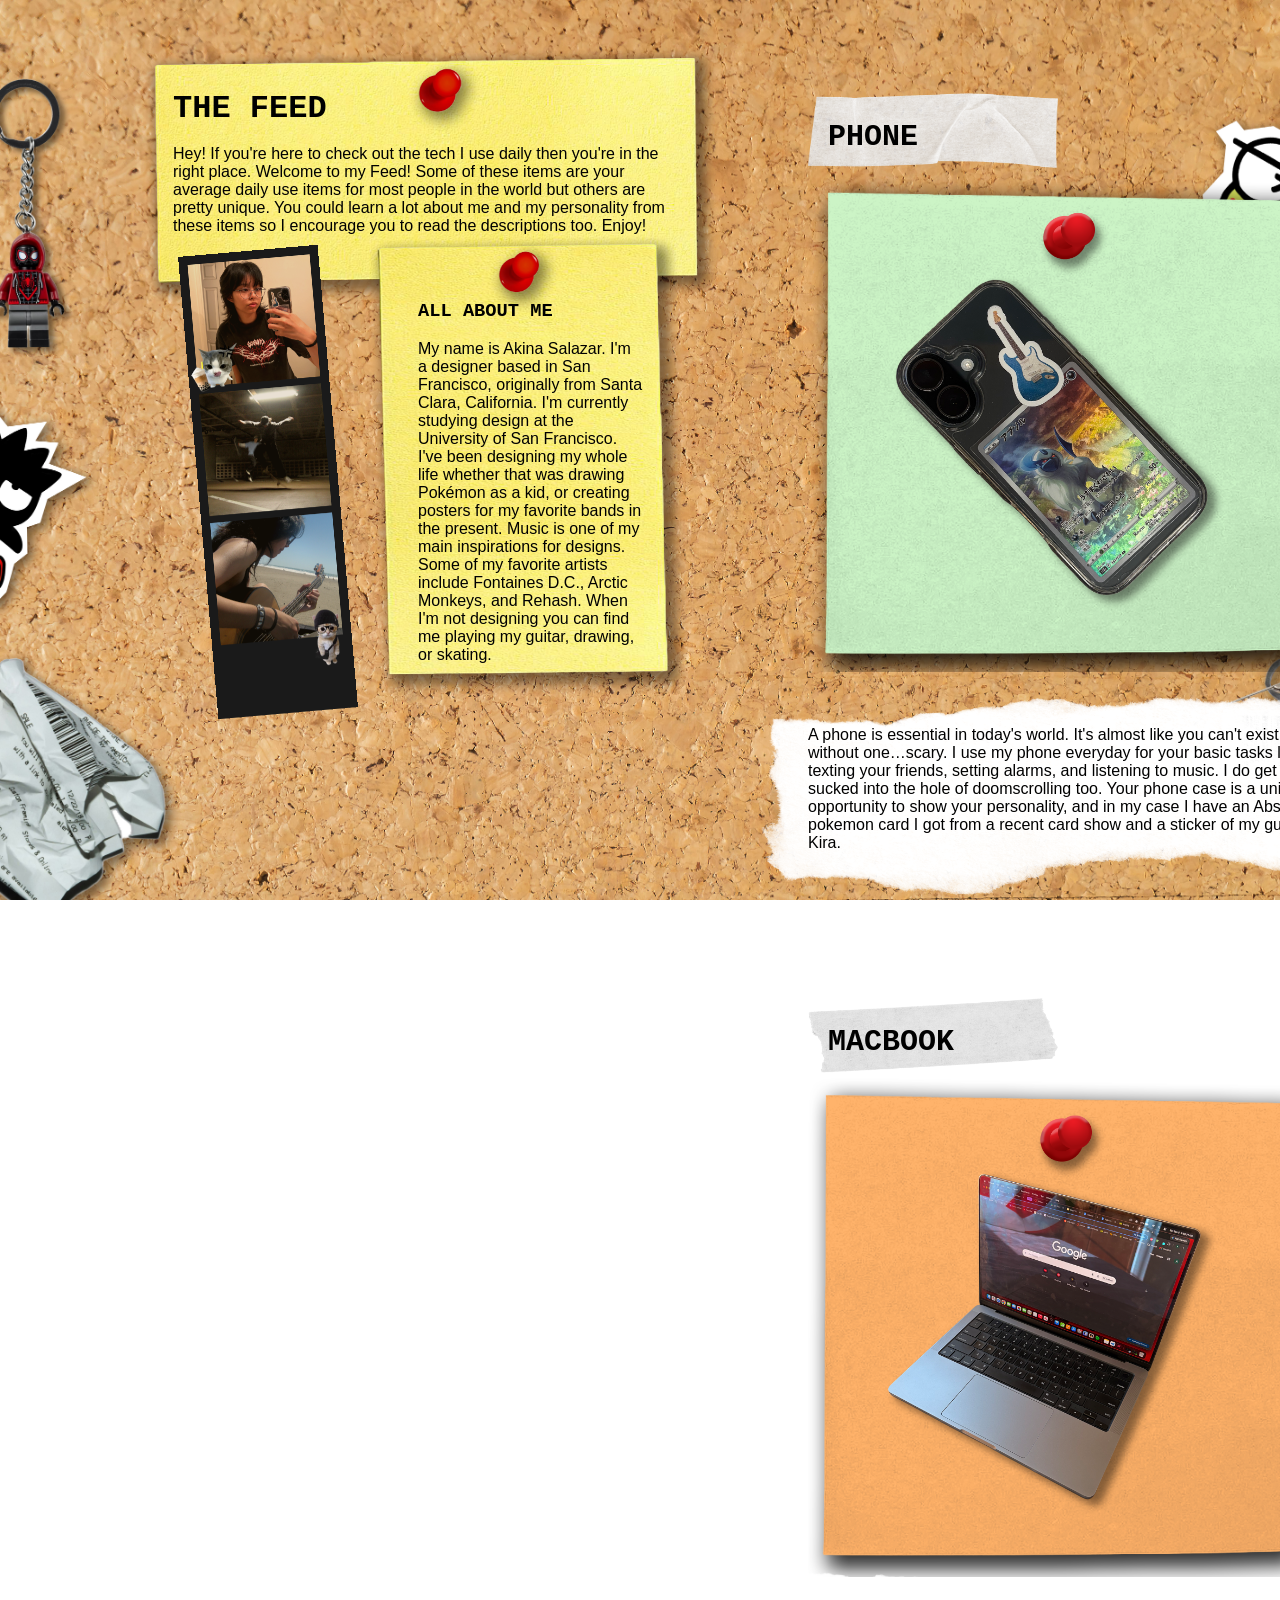
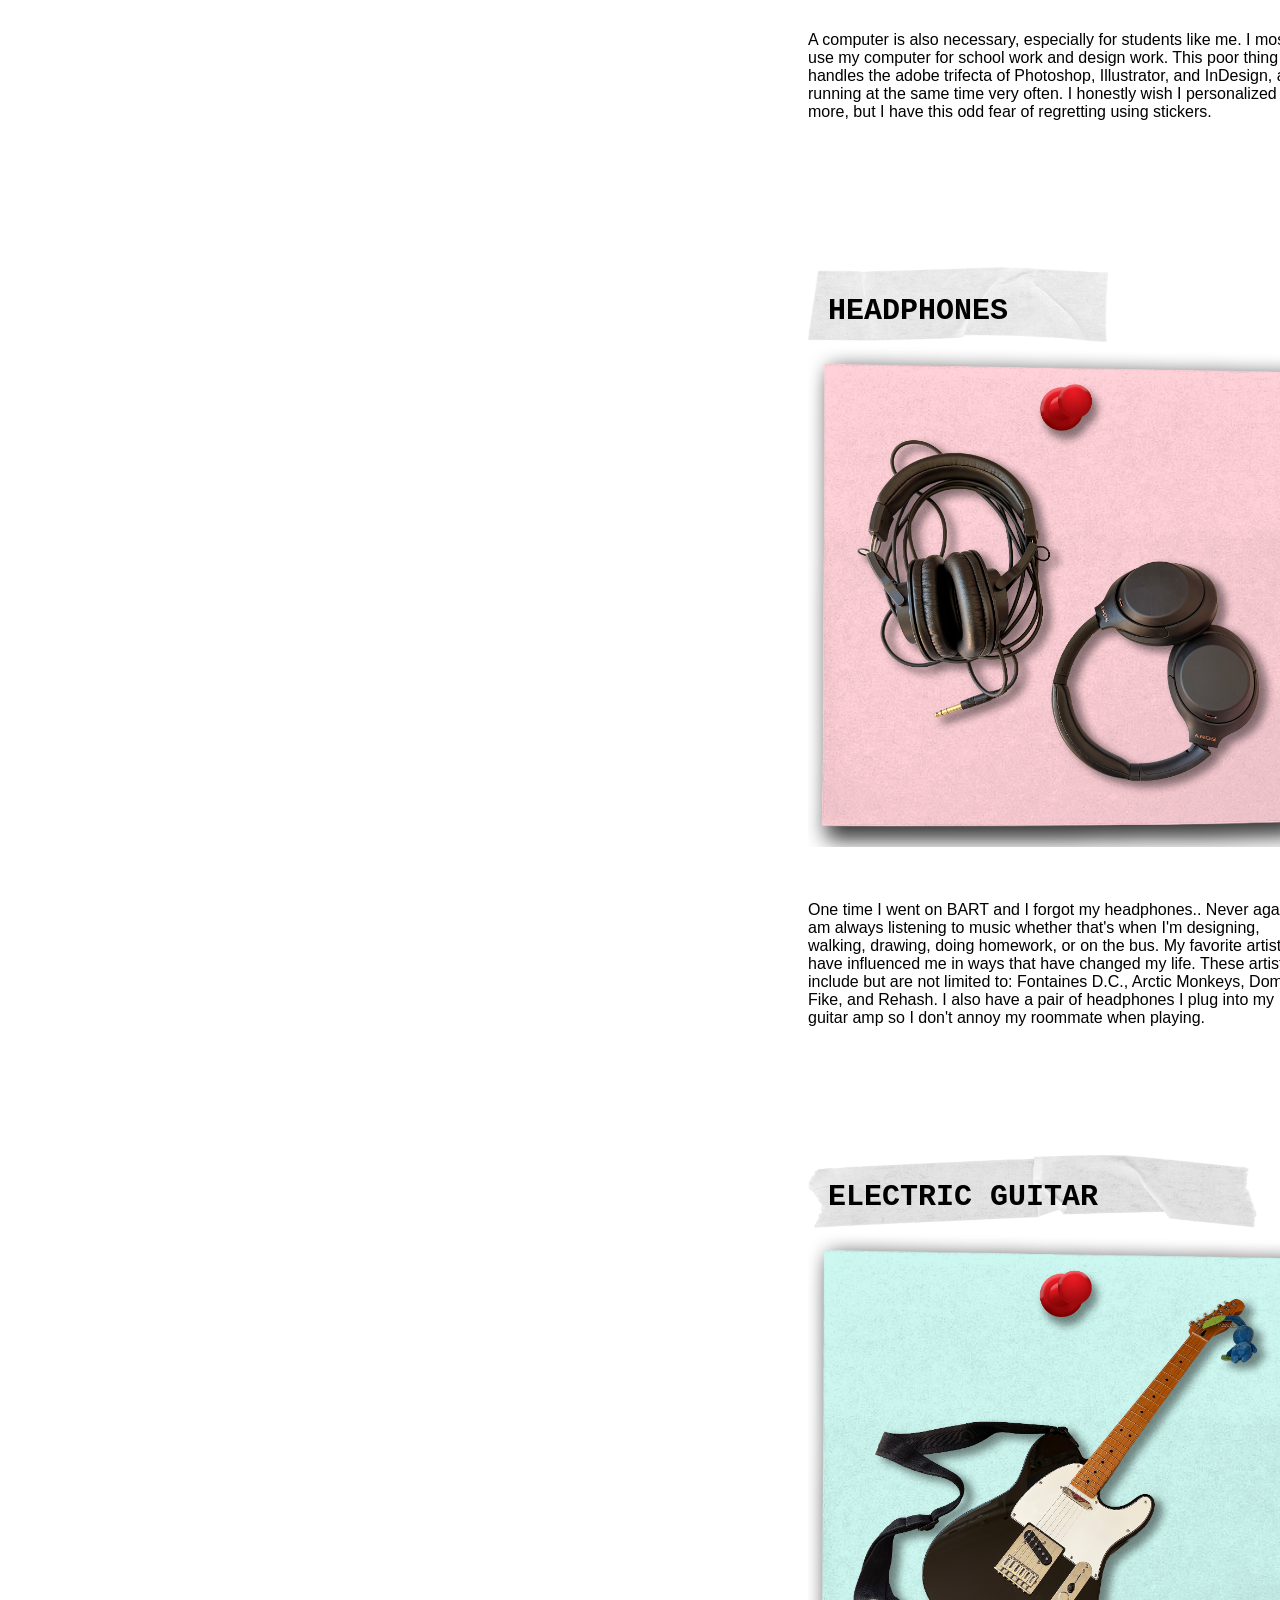
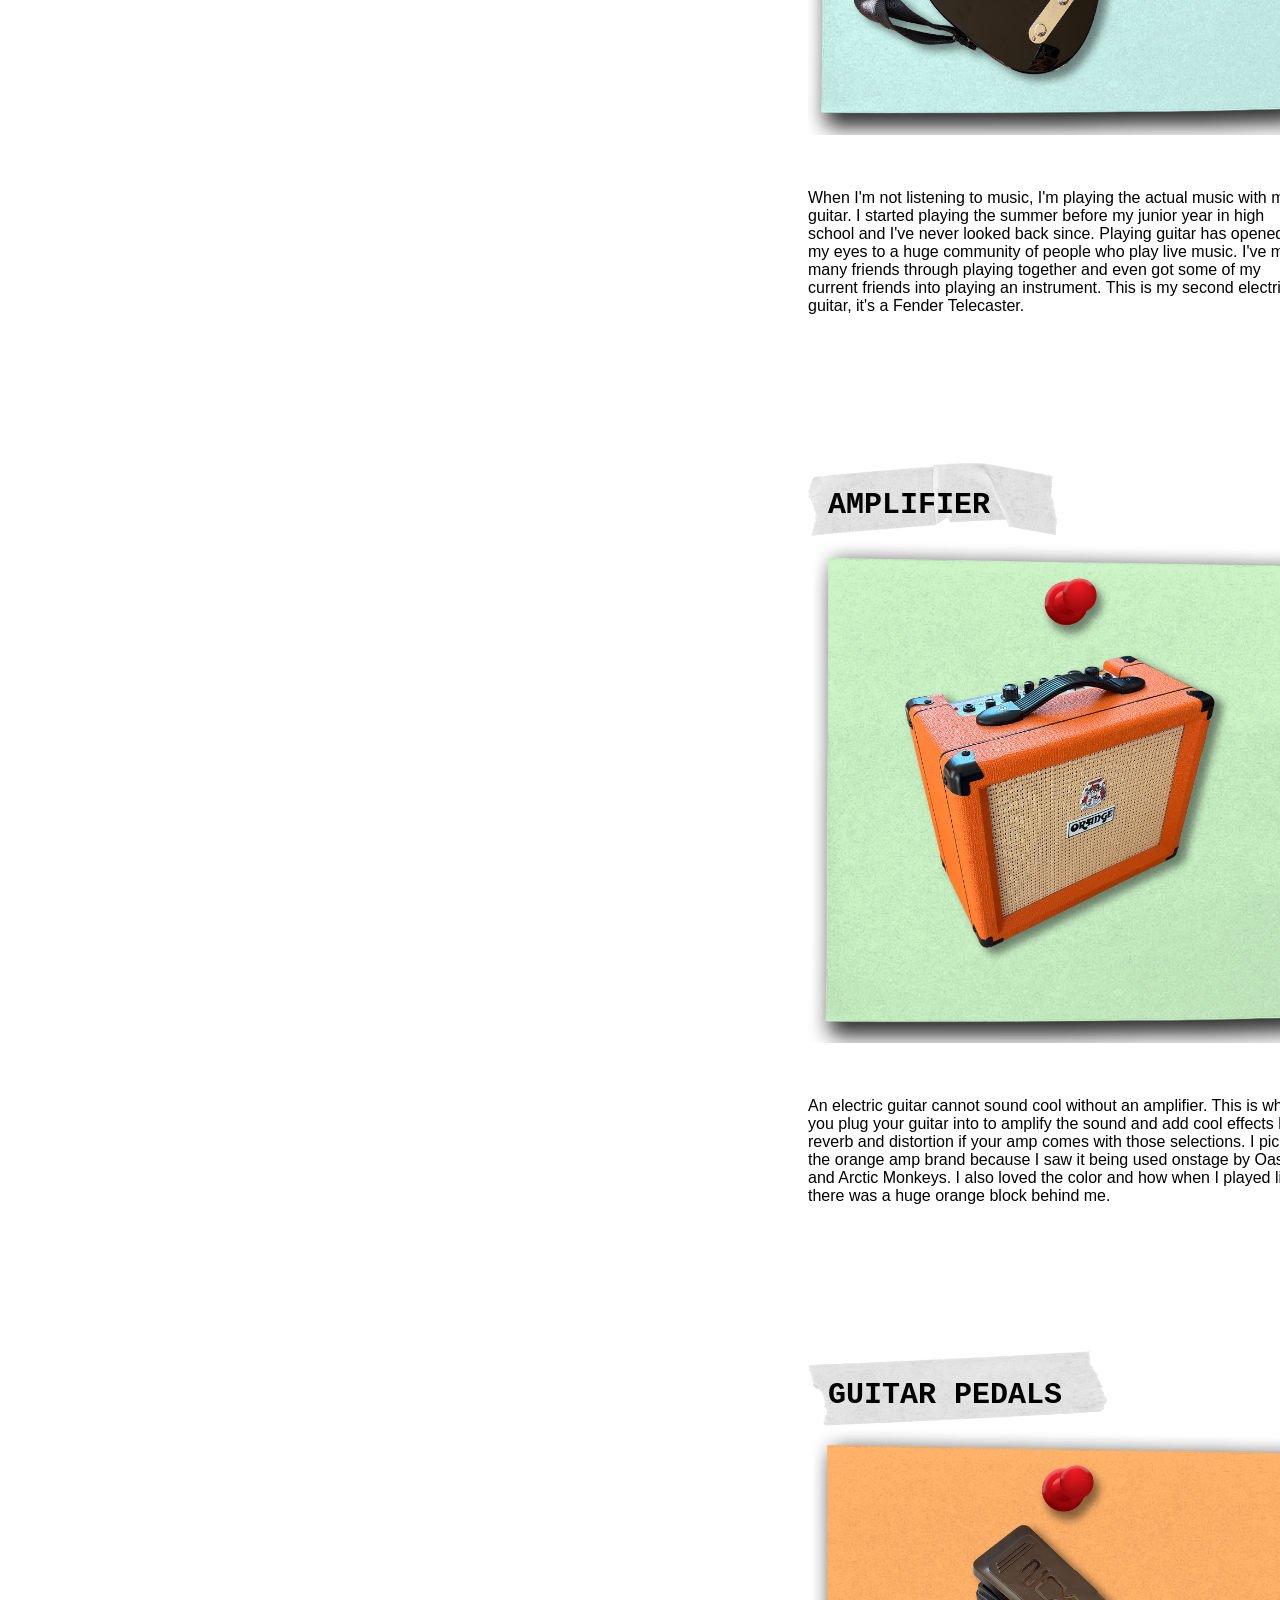
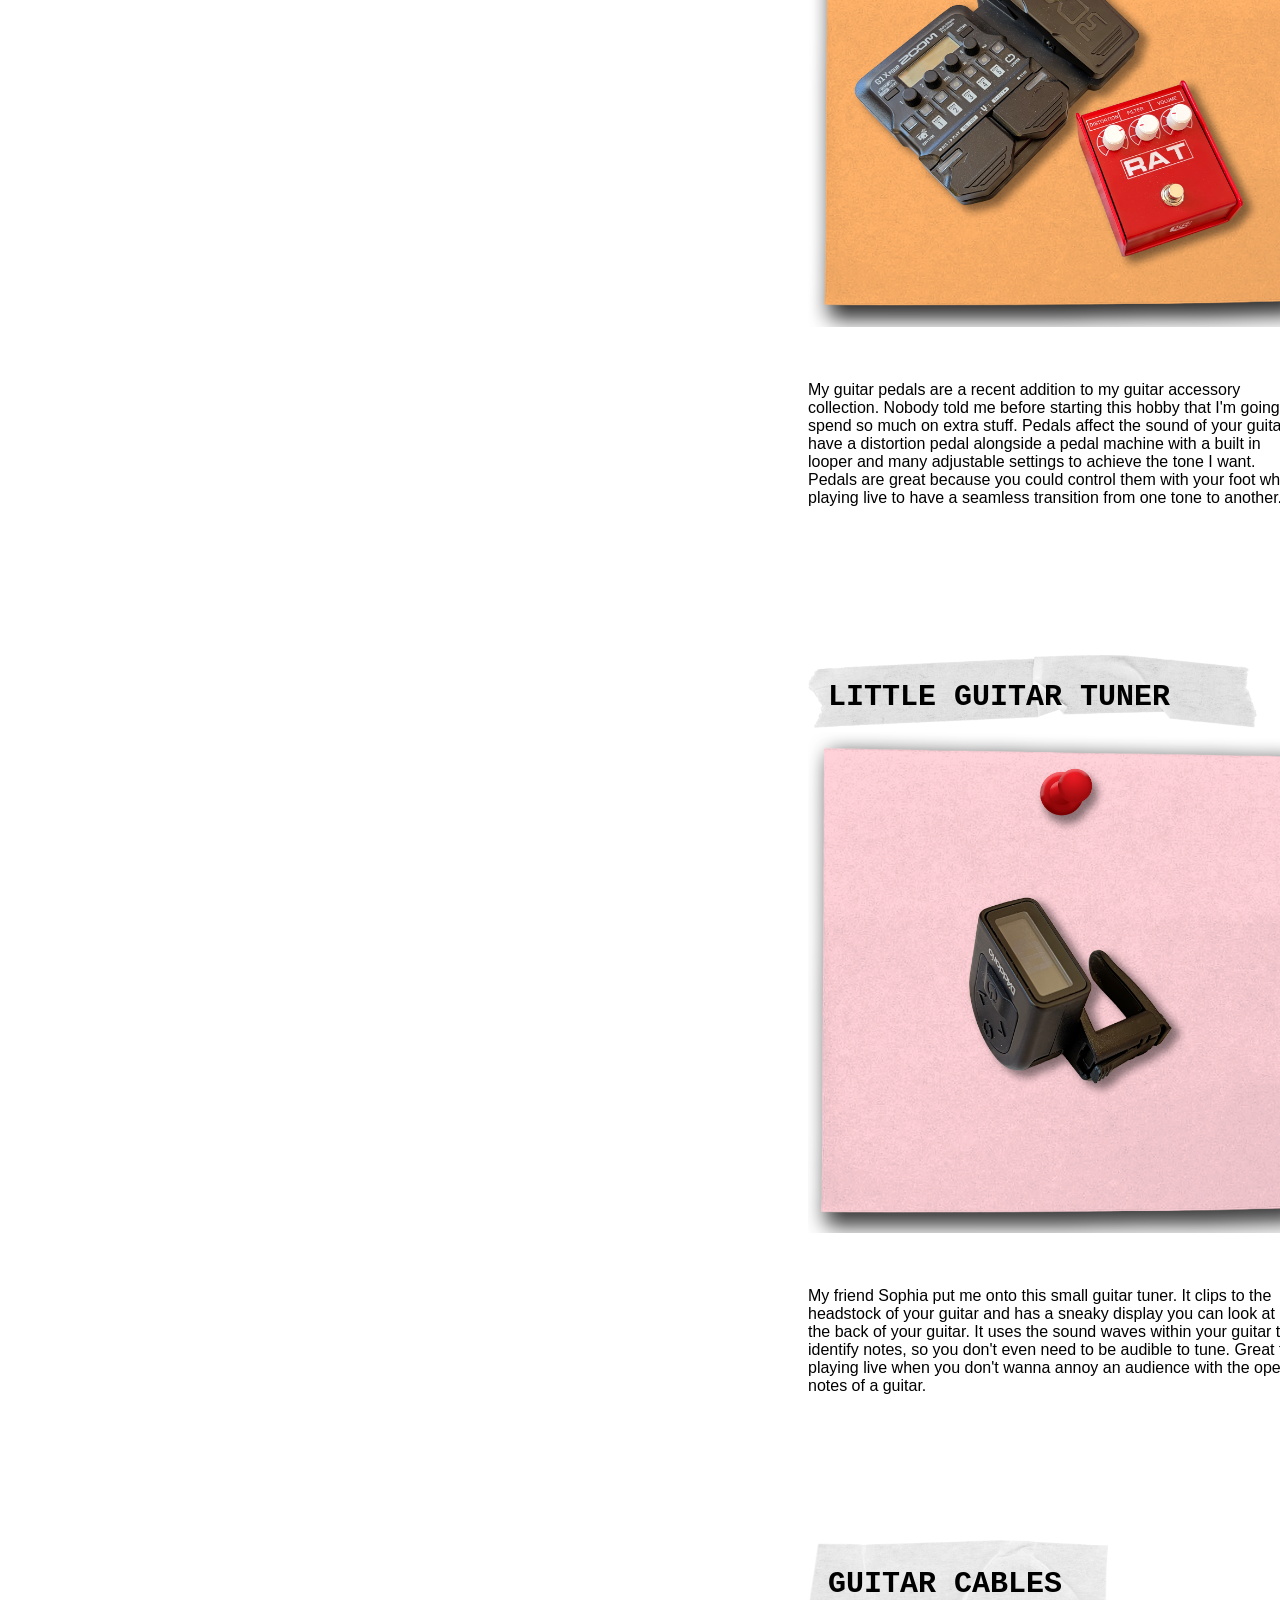
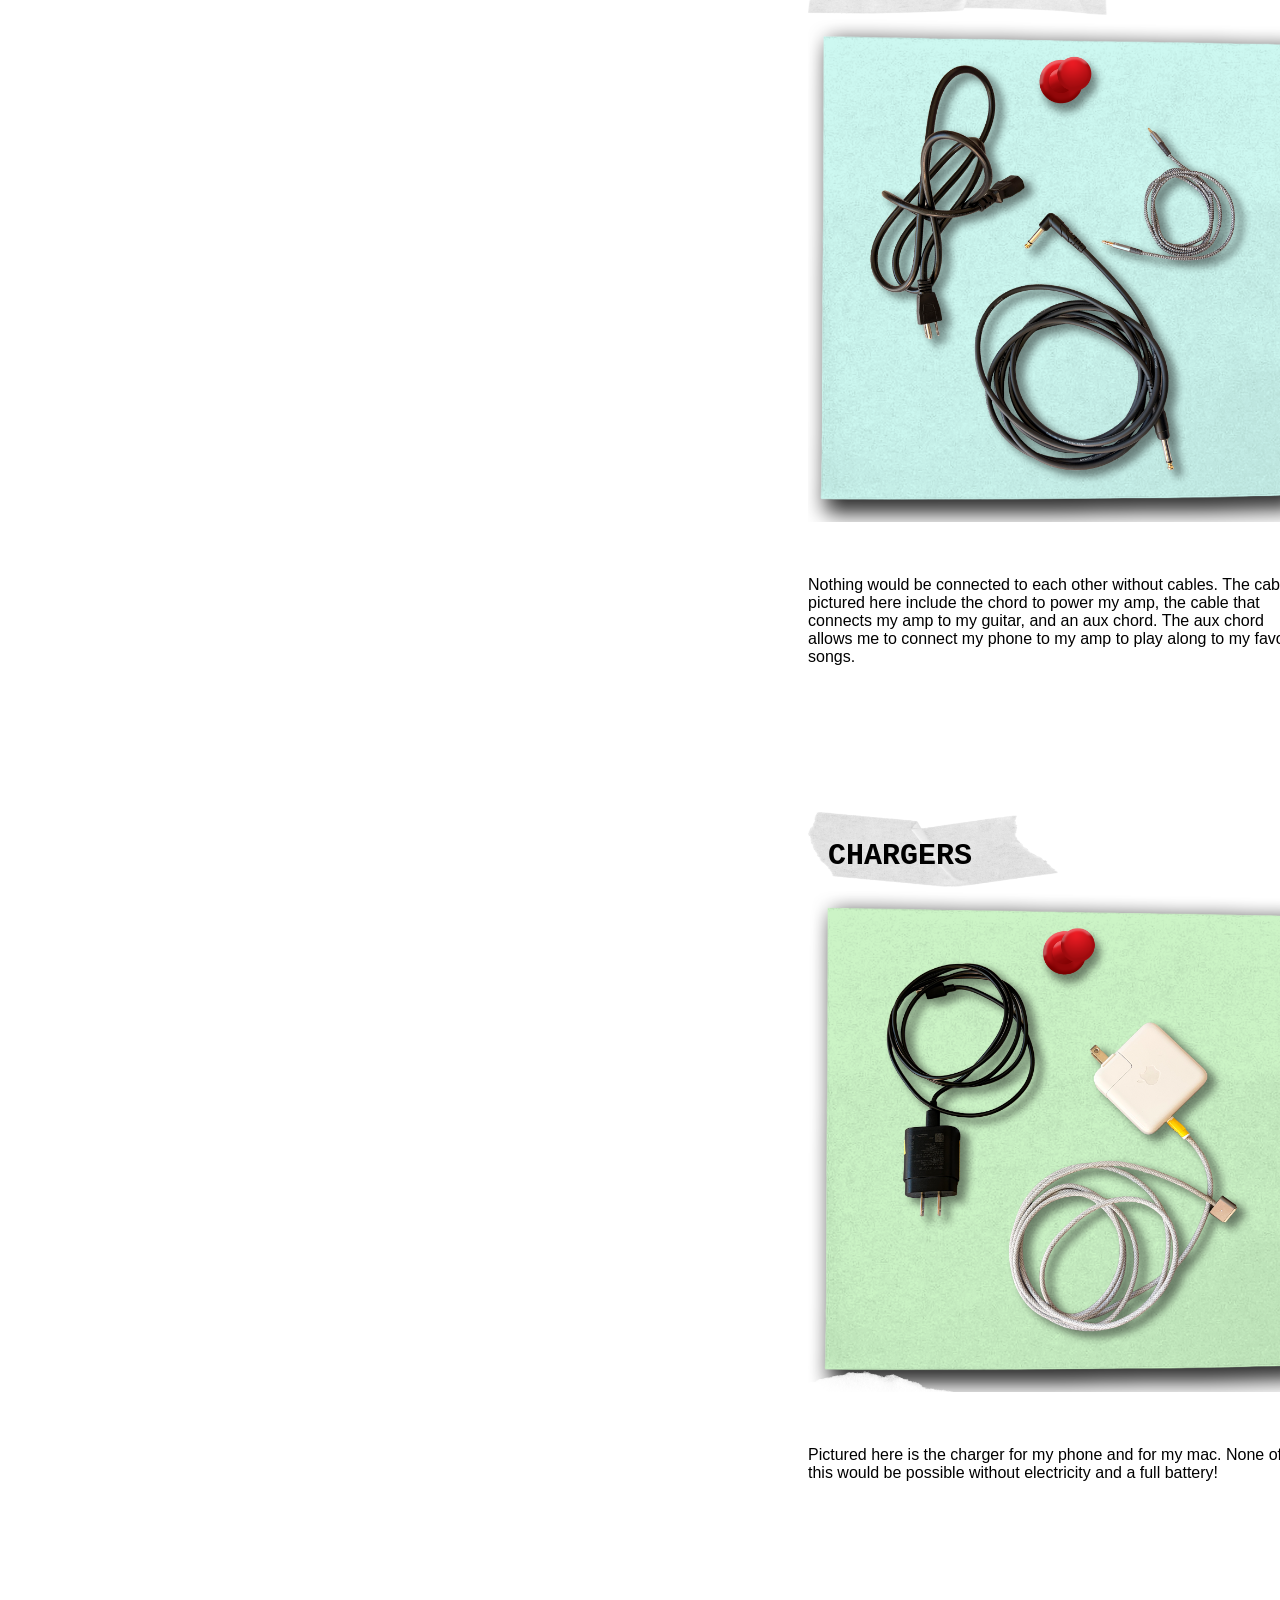
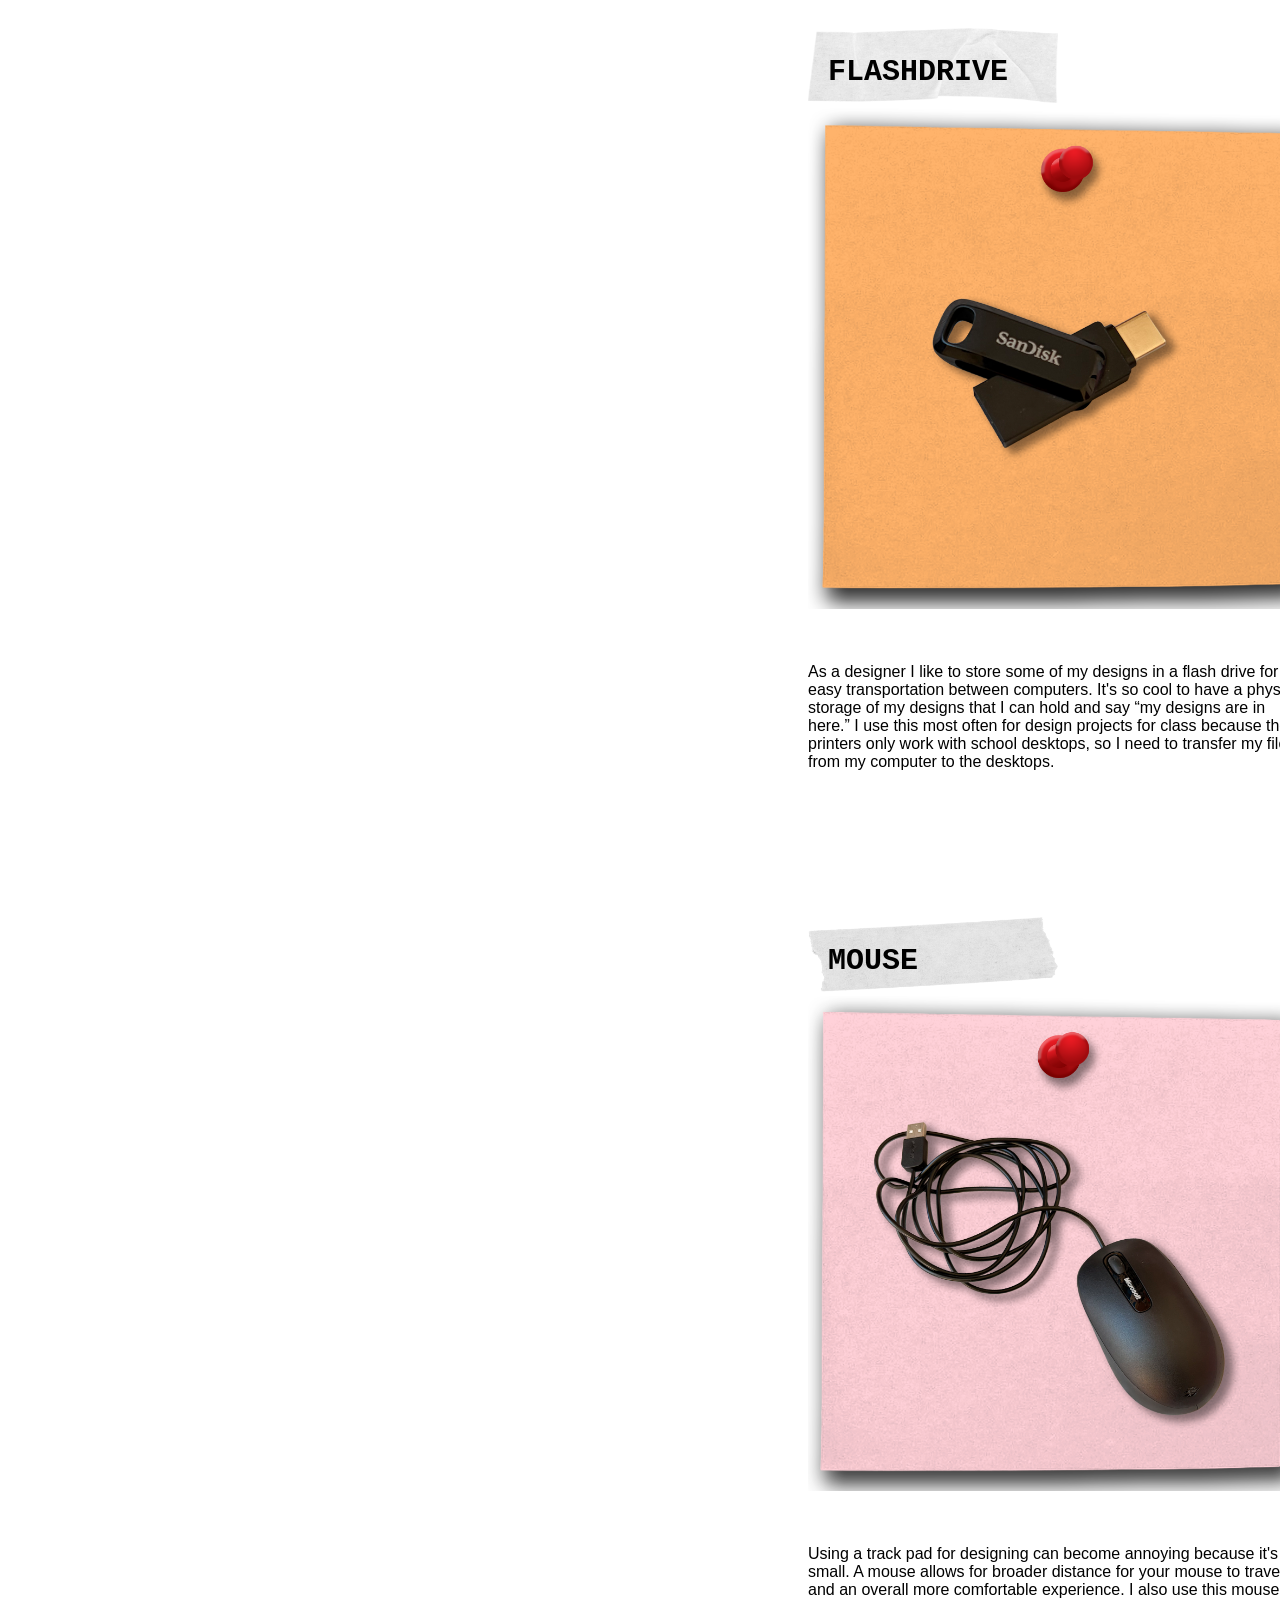
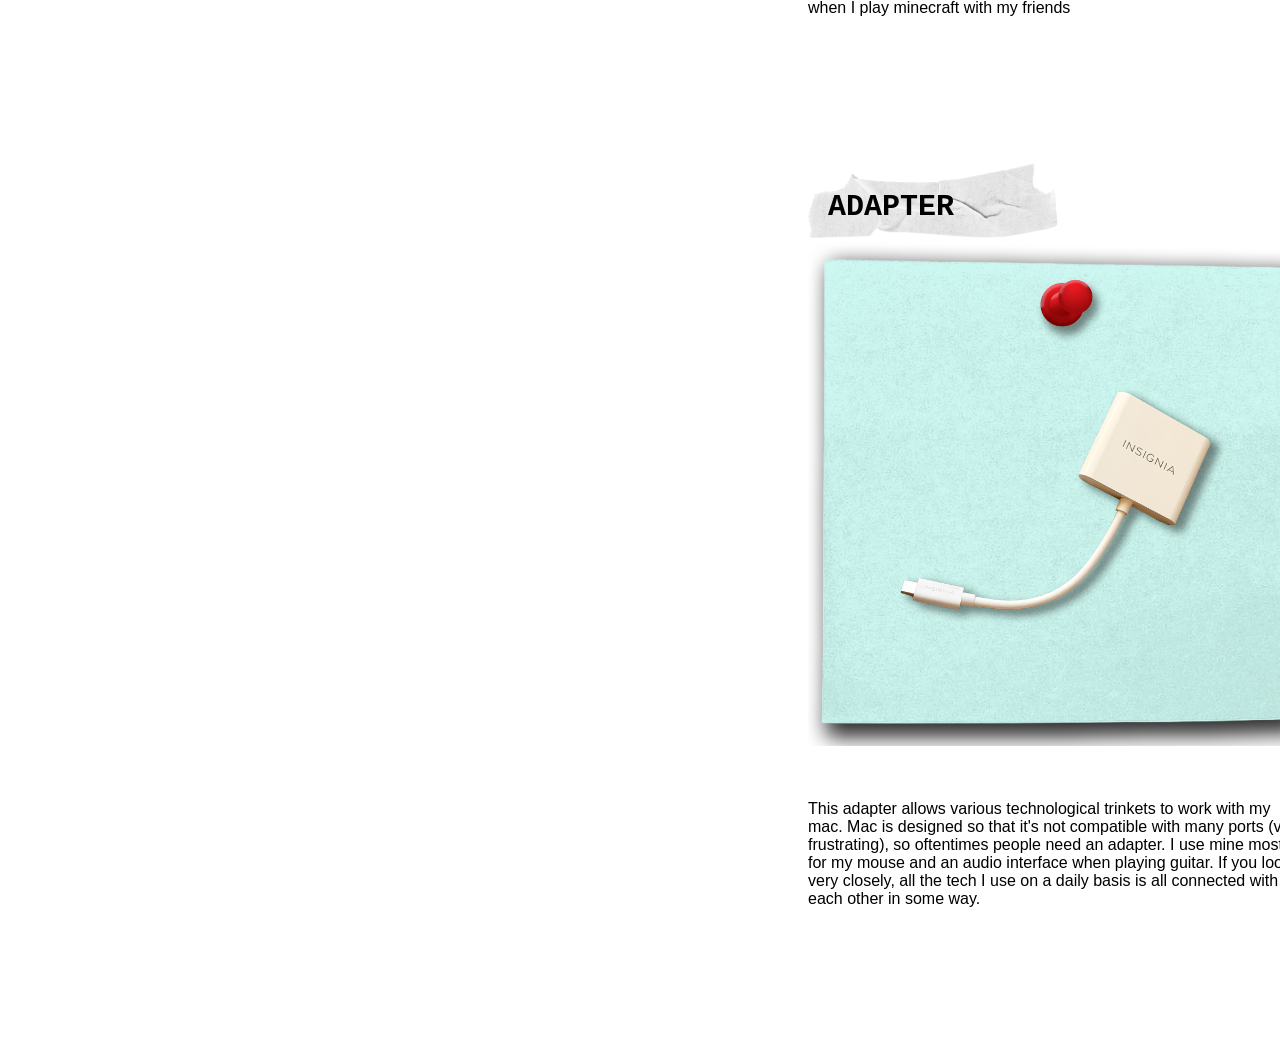
<file: main.html>
<!DOCTYPE html>

<html>
    <head>
        <meta charset="utf-8">
        <meta http-equiv="X-UA-Compatible" content="IE=edge">
        <title>The Feed</title>
        <meta name="description" content="">
        <meta name="viewport" content="width=device-width, initial-scale=1">
        <link rel="stylesheet" href="style.css">
    </head>
    <body>
        
        <!--Intro of the feed-->
        <div class="welcome">
            <h1>THE FEED</h1>

            <p id="intro">Hey! If you're here to check out the tech I use daily then you're in the right place. Welcome to my Feed! Some of these items are your average daily use items for most people in the world but others are pretty unique. You could learn a lot about me and my personality from these items so I encourage you to read the descriptions too. Enjoy!</p>

            <img id="longnote" src="img/longnote.png" alt="long sticky note">
        </div>

        <div class="bio">
            <h3>ALL ABOUT ME</h3>

             <p id="aboutme_paragraph">My name is Akina Salazar. I'm a designer based in San Francisco, originally from Santa Clara, California. I'm currently studying design at the University of San Francisco. I've been designing my whole life whether that was drawing Pokémon as a kid, or creating posters for my favorite bands in the present. Music is one of my main inspirations for designs. Some of my favorite artists include Fontaines D.C., Arctic Monkeys, and Rehash. When I'm not designing you can find me playing my guitar, drawing, or skating.</p>

            <img id="akina" src="img/photobooth.png" alt="a handdrawn image of Akina">

            <img id="longnote2" src="img/aboutmenote.png" alt="long sticky note">
        </div>
        

        <!--Actual Start of the feed-->
     <div class="items">
            
            <h2>PHONE</h2>

            <img class="tape" src="img/tape1.png" alt="tape">

            <img class="itempics" src="img/phonenote.png" alt="my phone">

            <p class="feed_paragraph">A phone is essential in today's world. It's almost like you can't exist without one…scary. I use my phone everyday for your basic tasks like texting your friends, setting alarms, and listening to music. I do get sucked into the hole of doomscrolling too. Your phone case is a unique opportunity to show your personality, and in my case I have an Absol pokemon card I got from a recent card show and a sticker of my guitar, Kira. </p>

            <img class="paper" src="img/paper1.png" alt="paper">

            <h2>MACBOOK</h2>

            <img class="tape" src="img/tape3.png" alt="tape">

            <img class="itempics" src="img/macnote.png" alt="my Macbook">

            <p class="feed_paragraph">A computer is also necessary, especially for students like me. I mostly use my computer for school work and design work. This poor thing handles the adobe trifecta of Photoshop, Illustrator, and InDesign, all running at the same time very often. I honestly wish I personalized it more, but I have this odd fear of regretting using stickers.</p>

            <img class="paper" src="img/paper6.png" alt="paper">

            <h2>HEADPHONES</h2>

            <img class="tapemed" src="img/tape1.png" alt="tape">

            <img class="itempics" src="img/headphonesnote.png" alt="my headphones">

            <p id="headphones">One time I went on BART and I forgot my headphones.. Never again. I am always listening to music whether that's when I'm designing, walking, drawing, doing homework, or on the bus. My favorite artists have influenced me in ways that have changed my life. These artists include but are not limited to: Fontaines D.C., Arctic Monkeys, Dominic Fike, and Rehash. I also have a pair of headphones I plug into my guitar amp so I don't annoy my roommate when playing.</p>

            <img class="paper" src="img/paper5.png" alt="paper">

            <h2>ELECTRIC GUITAR</h2>

            <img class="tapelong" src="img/tape6.png" alt="tape">

            <img class="itempics" src="img/guitarnote.png" alt="my guitar">

            <p class="feed_paragraph">When I'm not listening to music, I'm playing the actual music with my guitar. I started playing the summer before my junior year in high school and I've never looked back since. Playing guitar has opened my eyes to a huge community of people who play live music. I've met many friends through playing together and even got some of my current friends into playing an instrument. This is my second electric guitar, it's a Fender Telecaster.</p>

            <img class="paper" src="img/paper5.png" alt="paper">

            <h2>AMPLIFIER</h2>

            <img class="tape" src="img/tape6.png" alt="tape">

            <img class="itempics" src="img/ampnote.png" alt="my amplifier">

            <p class="feed_paragraph">An electric guitar cannot sound cool without an amplifier. This is what you plug your guitar into to amplify the sound and add cool effects like reverb and distortion if your amp comes with those selections. I picked the orange amp brand because I saw it being used onstage by Oasis and Arctic Monkeys. I also loved the color and how when I played live there was a huge orange block behind me.</p>

            <img class="paper" src="img/paper1.png" alt="paper">

            <h2>GUITAR PEDALS</h2>

            <img class="tapemed" src="img/tape3.png" alt="tape">

            <img class="itempics" src="img/pedalsnote.png" alt="my guitar pedals">

            <p class="feed_paragraph">My guitar pedals are a recent addition to my guitar accessory collection. Nobody told me before starting this hobby that I'm going to spend so much on extra stuff. Pedals affect the sound of your guitar. I have a distortion pedal alongside a pedal machine with a built in looper and many adjustable settings to achieve the tone I want. Pedals are great because you could control them with your foot while playing live to have a seamless transition from one tone to another.</p>

            <img class="paper" src="img/paper1.png" alt="paper">

            <h2>LITTLE GUITAR TUNER</h2>

            <img class="tapelong" src="img/tape6.png" alt="tape">

            <img class="itempics" src="img/tunernote.png" alt="my guitar tuner">

            <p class="feed_paragraph">My friend Sophia put me onto this small guitar tuner. It clips to the headstock of your guitar and has a sneaky display you can look at at the back of your guitar. It uses the sound waves within your guitar to identify notes, so you don't even need to be audible to tune. Great for playing live when you don't wanna annoy an audience with the open notes of a guitar.</p>

            <img class="paper" src="img/paper3.png" alt="paper">

            <h2>GUITAR CABLES</h2>

            <img class="tapemed" src="img/tape1.png" alt="tape">

            <img class="itempics" src="img/cablesnote.png" alt="my guitar cables">

            <p class="feed_paragraph">Nothing would be connected to each other without cables. The cables pictured here include the chord to power my amp, the cable that connects my amp to my guitar, and an aux chord. The aux chord allows me to connect my phone to my amp to play along to my favorite songs.</p>

            <img class="papersmall" src="img/paper6.png" alt="paper">

            <h2>CHARGERS</h2>

            <img class="tape" src="img/tape4.png" alt="tape">

            <img class="itempics" src="img/chargersnote.png" alt="my chargers">

            <p class="feed_paragraph">Pictured here is the charger for my phone and for my mac. None of this would be possible without electricity and a full battery!</p>

            <img class="papersmall" src="img/paper4.png" alt="paper">

            <h2>FLASHDRIVE</h2>

            <img class="tape" src="img/tape1.png" alt="tape">

            <img class="itempics" src="img/flashdrivenote.png" alt="my flashdrive">

            <p class="feed_paragraph">As a designer I like to store some of my designs in a flash drive for easy transportation between computers. It's so cool to have a physical storage of my designs that I can hold and say “my designs are in here.” I use this most often for design projects for class because the printers only work with school desktops, so I need to transfer my files from my computer to the desktops. </p>

            <img class="paper" src="img/paper5.png" alt="paper">

            <h2>MOUSE</h2>

            <img class="tape" src="img/tape3.png" alt="tape">

            <img class="itempics" src="img/mousenote.png" alt="my computer mouse">

            <p class="feed_paragraph">Using a track pad for designing can become annoying because it's so small. A mouse allows for broader distance for your mouse to travel and an overall more comfortable experience. I also use this mouse when I play minecraft with my friends </p>

            <img class="papersmall" src="img/paper6.png" alt="paper">

            <h2>ADAPTER</h2>

            <img class="tape" src="img/tape5.png" alt="tape">

            <img class="itempics" src="img/adapternote.png" alt="my adapter">

            <p class="feed_paragraph">This adapter allows various technological trinkets to work with my mac. Mac is designed so that it's not compatible with many ports (very frustrating), so oftentimes people need an adapter. I use mine mostly for my mouse and an audio interface when playing guitar. If you look very closely, all the tech I use on a daily basis is all connected with each other in some way. </p>

            <img class="paper" src="img/paper2.png" alt="paper">
     </div>



        
    </body>
</html>
</file>
<file: style.css>
body{
    background-image: url(img/boardmain.jpg);
    background-repeat: no-repeat;
	background-attachment: fixed;
	background-position: center;
	background-size: cover;
    opacity: 1;
    transition: opacity 1.5s ease-in-out;
}

*{
    cursor: url("img/cursor.png"), auto;
}


h2{
    margin-left: 800px;
    margin-bottom:-10px;
    width: 500px;
    font-family: "American Typewriter", "Courier New", Courier, serif;
    font-size: 30px;
    padding-left: 20px;
    padding-bottom: 10px;
    position: relative;
    z-index: 100;
}

h1{
    margin-left: 125px;
    margin-top: -30px;
    font-family: "American Typewriter", "Courier New", Courier, serif;
    position: fixed;
    z-index: 100;
}

h3{
    margin-left: 370px;
    margin-top: 180px;
    font-family: "American Typewriter", "Courier New", Courier, serif;
    position: fixed;
    z-index: 100;
}

#aboutme_paragraph{
    margin-left: 370px;
    margin-top: 220px;
    width: 225px;
    font-family: 'Gill Sans', 'Gill Sans MT', Calibri, 'Trebuchet MS', sans-serif;
    position: fixed;
    z-index: 100;
}

.feed_paragraph{
    margin-left: 800px;
    margin-bottom: 30px;
    margin-top:20px;
    width: 500px;
    font-family: 'Gill Sans', 'Gill Sans MT', Calibri, 'Trebuchet MS', sans-serif;
    padding-bottom: 100px;
    padding-top: 30px;
    position: relative;
    z-index: 100;
}

#intro{
    margin-top: 25px;
    margin-left: 125px;
    width: 500px;
    font-family: 'Gill Sans', 'Gill Sans MT', Calibri, 'Trebuchet MS', sans-serif;
    position: fixed;
    z-index: 100;
}

#akina{
    width: 140px;
    margin-top: 130px;
    margin-bottom: -10px;
    margin-left: 150px;
    transform: rotate(-5deg);
    position: fixed;
    transition: transform 0.5s ease;
}

#akina:hover{
    transform: rotate(50deg)
}

.items{
    margin-top: 200px;
    animation: fadeIn 1s ease-in forwards;
}

.itempics{
    margin-left: 800px;
    width: 500px;
    transition: transform 0.5s ease;
}

.itempics:hover{
    transform: rotate(5deg)
}

.tape{
    margin-left: 800px;
    width: 250px;
    height: 75px;
    margin-top: -400px;
}

.tapelong{
    margin-left: 800px;
    width: 450px;
    height: 75px;
    margin-top: -400px;
}

.tapemed{
    margin-left: 800px;
    width: 300px;
    height: 75px;
    margin-top: -400px;
}

.paper{
    margin-left: 750px;
    margin-right: 50px;
    margin-bottom: 100px;
    margin-top:-1100px;
    width: 590px;
    height: 200px;
}

.papersmall{
    margin-left: 750px;
    margin-right: 50px;
    margin-bottom: 80px;
    margin-top:-900px;
    width: 600px;
    height: 175px;
}

#headphones{
    margin-left: 800px;
    margin-bottom: 30px;
    margin-top:20px;
    width: 500px;
    font-family: 'Gill Sans', 'Gill Sans MT', Calibri, 'Trebuchet MS', sans-serif;
    padding-bottom: 80px;
    padding-top: 30px;
    position: relative;
    z-index: 100;
}

#longnote{
  margin-left: -20px;
  margin-bottom: 30px;
    margin-top: -200px;
    width: 800px;
    position: fixed;
}

#longnote2{
    width: 800px;
    margin-top: 100px;
    margin-left: 80px;
    position: fixed;
}

.bio{
    margin-top: -80px;
    margin-left:40px;
    animation: fadeIn 1s ease-in forwards;
}

.welcome{
    margin-top: 50px;
    margin-left: 40px;
    opacity: 0;
    animation: fadeIn 1s ease-in forwards;
}

@keyframes fadeIn{
    from{
        opacity: 0;
    }
    to{
        opacity: 1;
    }
}
</file>
